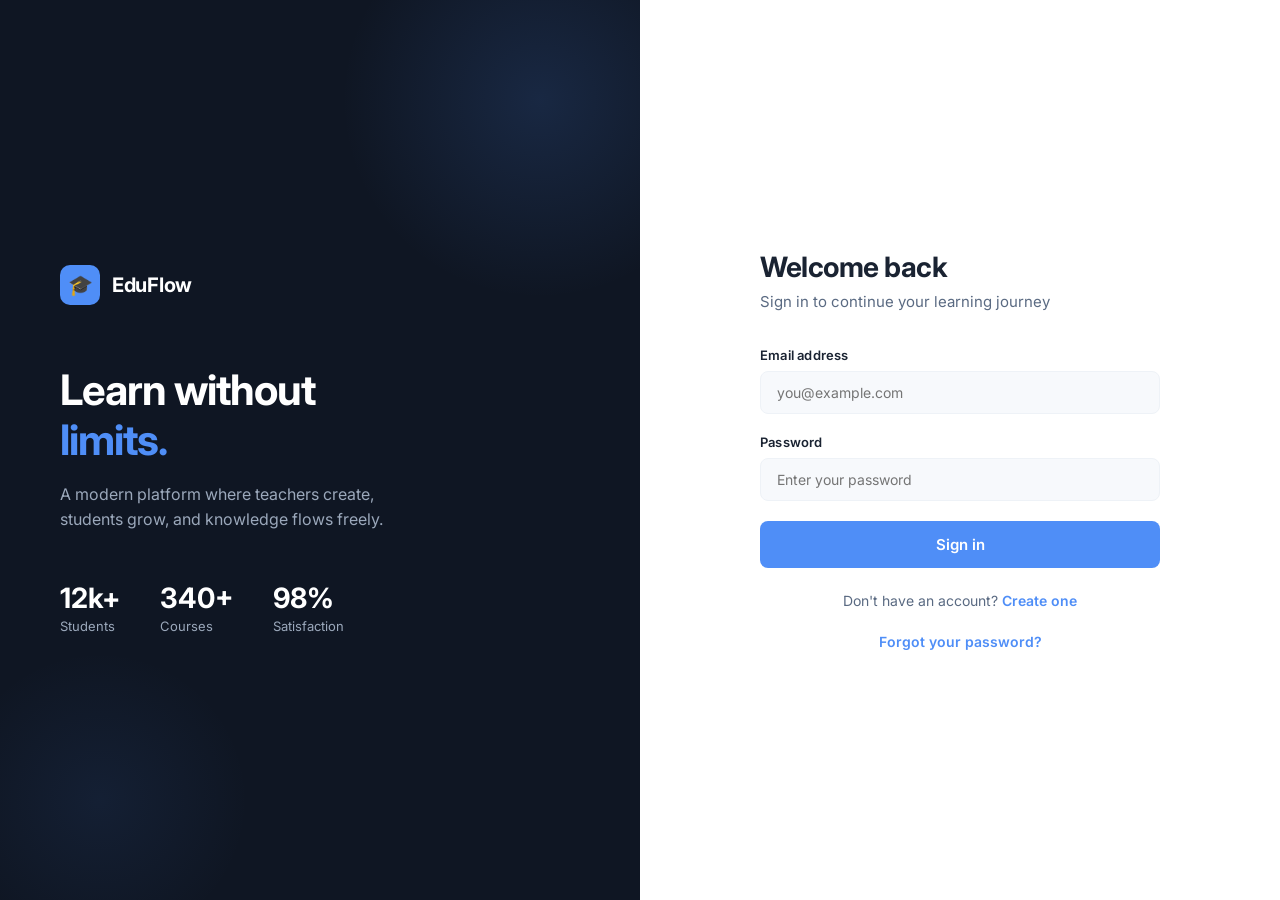
<file: static/index.html>
<!DOCTYPE html>
<html lang="en">
<head>
  <meta charset="UTF-8">
  <meta name="viewport" content="width=device-width, initial-scale=1.0">
  <title>EduFlow — Sign In</title>
  <link rel="stylesheet" href="style.css">
</head>
<body>
  <div class="auth-page">
    <div class="auth-left">
      <div class="auth-logo">
        <div class="auth-logo-icon">🎓</div>
        <span class="auth-logo-text">EduFlow</span>
      </div>
      <div class="auth-headline">
        <h1>Learn without<br><span>limits.</span></h1>
        <p>A modern platform where teachers create, students grow, and knowledge flows freely.</p>
      </div>
      <div class="auth-stats">
        <div class="auth-stat">
          <strong>12k+</strong>
          <span>Students</span>
        </div>
        <div class="auth-stat">
          <strong>340+</strong>
          <span>Courses</span>
        </div>
        <div class="auth-stat">
          <strong>98%</strong>
          <span>Satisfaction</span>
        </div>
      </div>
    </div>
    <div class="auth-right">
      <div class="auth-form-container">
        <h2>Welcome back</h2>
        <p>Sign in to continue your learning journey</p>
        <div class="alert alert-error" id="error-msg"></div>
        <div class="form-group">
          <label>Email address</label>
          <input type="email" id="email" placeholder="you@example.com">
        </div>
        <div class="form-group">
          <label>Password</label>
          <input type="password" id="password" placeholder="Enter your password">
        </div>
        <button class="btn btn-primary" id="login-btn" onclick="login()">
          Sign in
        </button>
        <div class="auth-switch">
          Don't have an account? <a href="register.html">Create one</a>
        </div>
        <div class="auth-switch">
          <a href="forgot-password.html">Forgot your password?</a>
        </div>
      </div>
    </div>
  </div>

  <script>
    if (localStorage.getItem('token')) {
      window.location.href = 'dashboard.html';
    }

    async function login() {
      const btn = document.getElementById('login-btn');
      const error = document.getElementById('error-msg');
      const email = document.getElementById('email').value.trim();
      const password = document.getElementById('password').value;

      if (!email || !password) {
        showError('Please fill in all fields');
        return;
      }

      btn.innerHTML = '<span class="spinner"></span>';
      btn.disabled = true;
      error.classList.remove('show');

      try {
        const res = await fetch('/api/login', {
          method: 'POST',
          headers: { 'Content-Type': 'application/json' },
          body: JSON.stringify({ email, password })
        });

        const data = await res.json();

        if (!res.ok) {
          showError('Invalid email or password');
          return;
        }

        localStorage.setItem('token', data.token);

        const payload = JSON.parse(atob(data.token.split('.')[1]));
        localStorage.setItem('role', payload.role);
        localStorage.setItem('userId', payload.userId);

        window.location.href = 'dashboard.html';
      } catch (err) {
        showError('Something went wrong. Try again.');
      } finally {
        btn.innerHTML = 'Sign in';
        btn.disabled = false;
      }
    }

    function showError(msg) {
      const error = document.getElementById('error-msg');
      error.textContent = msg;
      error.classList.add('show');
    }

    document.addEventListener('keydown', e => {
      if (e.key === 'Enter') login();
    });
  </script>
</body>
</html>
</file>
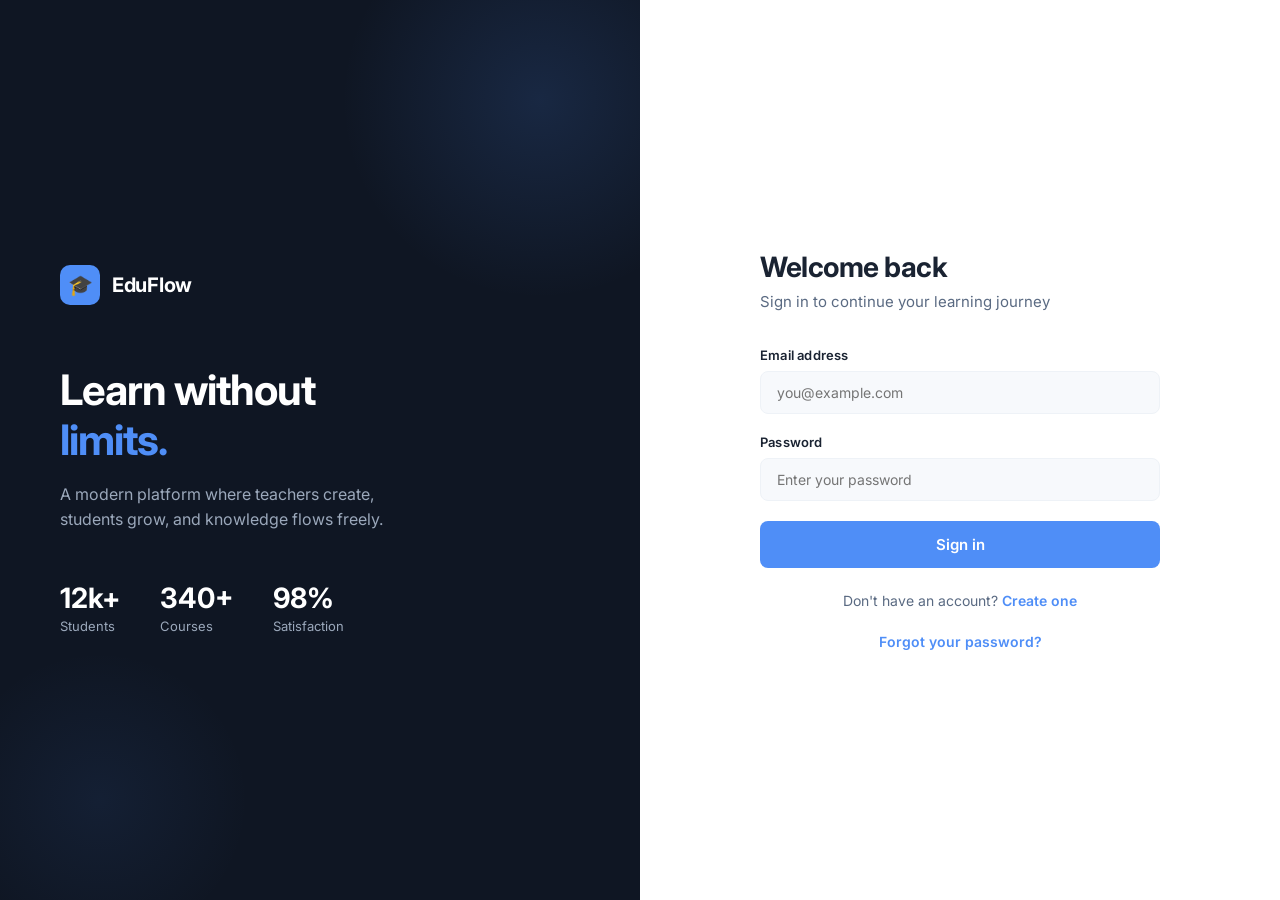
<file: static/admin.html>
<!DOCTYPE html>
<html lang="en">
<head>
  <meta charset="UTF-8">
  <meta name="viewport" content="width=device-width, initial-scale=1.0">
  <title>EduFlow — Admin</title>
  <link rel="stylesheet" href="style.css">
  <style>
    .admin-table {
      width: 100%;
      background: var(--white);
      border-radius: var(--radius);
      box-shadow: var(--shadow);
      overflow: hidden;
      border-collapse: collapse;
    }
    .admin-table th {
      text-align: left;
      padding: 14px 20px;
      font-size: 12px;
      font-weight: 700;
      text-transform: uppercase;
      letter-spacing: 0.5px;
      color: var(--text-secondary);
      background: var(--gray-100);
      border-bottom: 1px solid var(--gray-200);
    }
    .admin-table td {
      padding: 16px 20px;
      font-size: 14px;
      border-bottom: 1px solid var(--gray-200);
      color: var(--text-primary);
    }
    .admin-table tr:last-child td { border-bottom: none; }
    .role-select {
      padding: 6px 10px;
      border-radius: 6px;
      border: 1.5px solid var(--gray-200);
      font-size: 13px;
      font-family: 'Inter', sans-serif;
      cursor: pointer;
      background: var(--white);
    }
    .role-tag {
      display: inline-block;
      padding: 4px 10px;
      border-radius: 20px;
      font-size: 11px;
      font-weight: 600;
      text-transform: capitalize;
    }
    .role-admin { background: rgba(239,68,68,0.1); color: var(--red); }
    .role-teacher { background: var(--blue-glow); color: var(--blue); }
    .role-student { background: rgba(34,197,94,0.1); color: #16A34A; }
  </style>
</head>
<body>
  <div class="app">
    <aside class="sidebar">
      <div class="sidebar-logo">
        <div class="sidebar-logo-icon">🎓</div>
        <span class="sidebar-logo-text">EduFlow</span>
      </div>
      <nav class="sidebar-nav">
        <div class="nav-label">Menu</div>
        <a href="dashboard.html" class="nav-item">
          <span class="nav-icon">🏠</span> Dashboard
        </a>
        <a href="courses.html" class="nav-item">
          <span class="nav-icon">📚</span> Courses
        </a>
        <a href="assignments.html" class="nav-item">
          <span class="nav-icon">📝</span> Assignments
        </a>
        <div class="nav-label" id="admin-nav-label" style="display:none">Admin</div>
        <a href="admin.html" class="nav-item active" id="admin-nav-link" style="display:none">
          <span class="nav-icon">👑</span> Admin Panel
        </a>
      </nav>
      <div class="sidebar-user">
        <div class="user-avatar" id="user-avatar">?</div>
        <div class="user-info">
          <div class="user-name" id="user-name">Loading...</div>
          <div class="user-role" id="user-role">—</div>
        </div>
        <button class="logout-btn" onclick="logout()" title="Sign out">⬅️</button>
      </div>
    </aside>

    <main class="main">
      <div class="page-header">
        <h1>👑 Admin Panel</h1>
        <p>Manage users and view platform statistics</p>
      </div>

      <div class="stats-row" id="stats-row" style="grid-template-columns:repeat(5,1fr)">
        <div class="stat-card">
          <div class="stat-icon blue">👥</div>
          <div class="stat-info">
            <strong id="stat-users">—</strong>
            <span>Total users</span>
          </div>
        </div>
        <div class="stat-card">
          <div class="stat-icon green">🎓</div>
          <div class="stat-info">
            <strong id="stat-students">—</strong>
            <span>Students</span>
          </div>
        </div>
        <div class="stat-card">
          <div class="stat-icon amber">👨‍🏫</div>
          <div class="stat-info">
            <strong id="stat-teachers">—</strong>
            <span>Teachers</span>
          </div>
        </div>
        <div class="stat-card">
          <div class="stat-icon blue">📚</div>
          <div class="stat-info">
            <strong id="stat-courses">—</strong>
            <span>Courses</span>
          </div>
        </div>
        <div class="stat-card">
          <div class="stat-icon green">✅</div>
          <div class="stat-info">
            <strong id="stat-enrollments">—</strong>
            <span>Enrollments</span>
          </div>
        </div>
      </div>

      <div class="section-header">
        <h3>All Users</h3>
      </div>

      <table class="admin-table">
        <thead>
          <tr>
            <th>Name</th>
            <th>Email</th>
            <th>Role</th>
            <th>Joined</th>
            <th>Change Role</th>
          </tr>
        </thead>
        <tbody id="users-table-body">
          <tr><td colspan="5" style="text-align:center;padding:40px">Loading...</td></tr>
        </tbody>
      </table>
    </main>
  </div>

  <script src="app.js"></script>
  <script>
    requireAuth();

    async function loadAdminPage() {
      const meRes = await apiFetch('/me');
      const user = await meRes.json();

      if (user.role !== 'admin') {
        showToast('Admin access only', 'error');
        setTimeout(() => window.location.href = 'dashboard.html', 1500);
        return;
      }

      document.getElementById('user-avatar').textContent = 'A';
      document.getElementById('user-name').textContent = user.name;
      document.getElementById('user-role').textContent = user.role;
      document.getElementById('admin-nav-label').style.display = 'block';
      document.getElementById('admin-nav-link').style.display = 'flex';

      loadStats();
      loadUsers();
    }

    async function loadStats() {
      const res = await apiFetch('/admin/stats');
      const stats = await res.json();

      document.getElementById('stat-users').textContent = stats.total_users;
      document.getElementById('stat-students').textContent = stats.total_students;
      document.getElementById('stat-teachers').textContent = stats.total_teachers;
      document.getElementById('stat-courses').textContent = stats.total_courses;
      document.getElementById('stat-enrollments').textContent = stats.total_enrollments;
    }

    async function loadUsers() {
      const res = await apiFetch('/admin/users');
      const users = await res.json();
      const tbody = document.getElementById('users-table-body');

      if (users.length === 0) {
        tbody.innerHTML = `<tr><td colspan="5" style="text-align:center;padding:40px">No users found</td></tr>`;
        return;
      }

      tbody.innerHTML = users.map(u => `
        <tr>
          <td><strong>${u.name}</strong></td>
          <td>${u.email}</td>
          <td><span class="role-tag role-${u.role}">${u.role}</span></td>
          <td>${new Date(u.created_at).toLocaleDateString()}</td>
          <td>
            <select class="role-select" onchange="changeRole(${u.id}, this.value)">
              <option value="student" ${u.role === 'student' ? 'selected' : ''}>Student</option>
              <option value="teacher" ${u.role === 'teacher' ? 'selected' : ''}>Teacher</option>
              <option value="admin" ${u.role === 'admin' ? 'selected' : ''}>Admin</option>
            </select>
          </td>
        </tr>`).join('');
    }

    async function changeRole(userId, newRole) {
      const res = await apiFetch(`/admin/users/${userId}/role`, {
        method: 'PATCH',
        body: JSON.stringify({ role: newRole })
      });

      if (res.ok) {
        showToast(`Role updated to ${newRole}`);
        loadUsers();
        loadStats();
      } else {
        showToast('Failed to update role', 'error');
        loadUsers();
      }
    }

    loadAdminPage();
  </script>
</body>
</html>
</file>
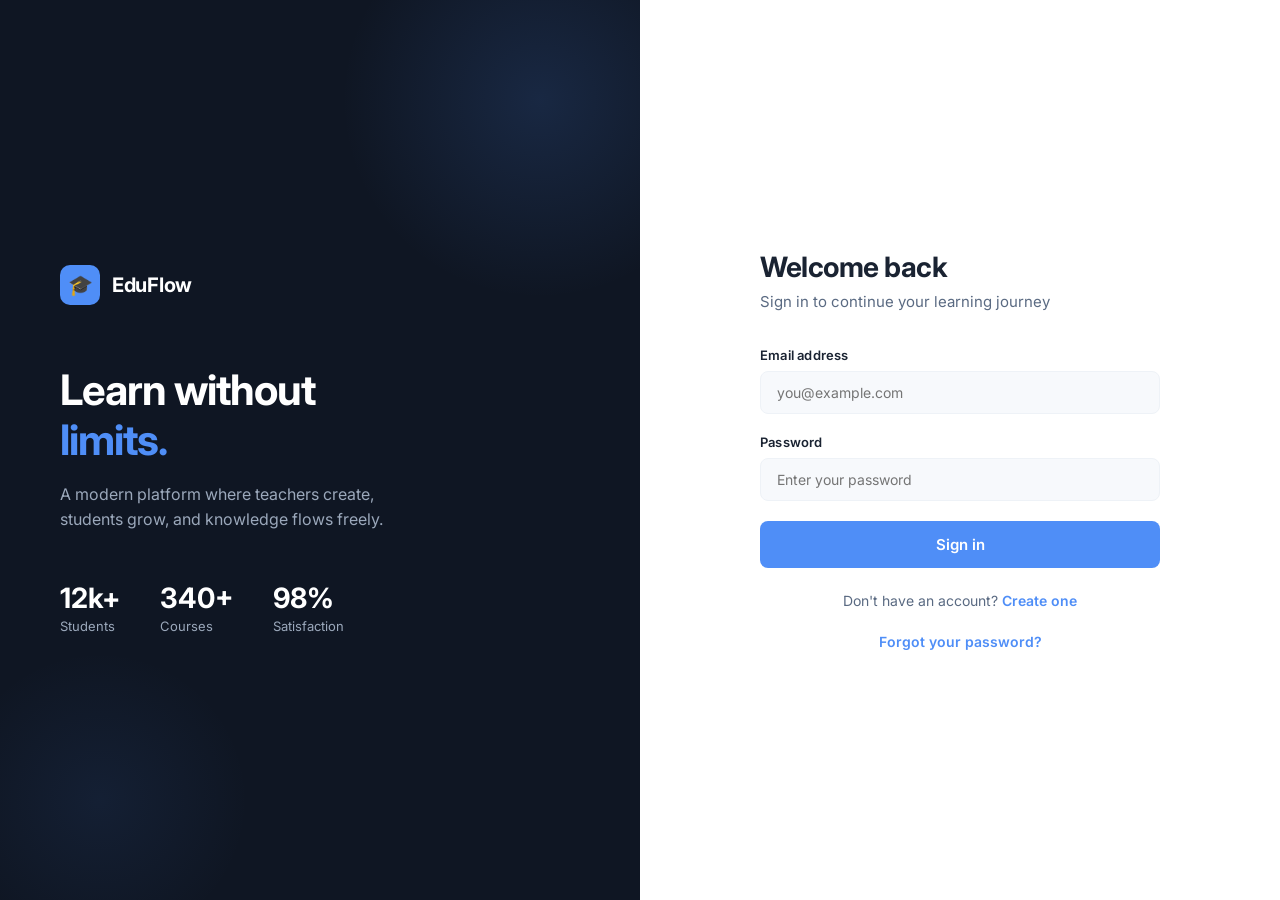
<file: static/courses.html>
<!DOCTYPE html>
<html lang="en">
<head>
  <meta charset="UTF-8">
  <meta name="viewport" content="width=device-width, initial-scale=1.0">
  <title>EduFlow — Courses</title>
  <link rel="stylesheet" href="style.css">
</head>
<body>
  <div class="app">
    <aside class="sidebar">
      <div class="sidebar-logo">
        <div class="sidebar-logo-icon">🎓</div>
        <span class="sidebar-logo-text">EduFlow</span>
      </div>
      <nav class="sidebar-nav">
        <div class="nav-label">Menu</div>
        <a href="dashboard.html" class="nav-item">
          <span class="nav-icon">🏠</span> Dashboard
        </a>
        <a href="courses.html" class="nav-item active">
          <span class="nav-icon">📚</span> Courses
        </a>
        <a href="assignments.html" class="nav-item">
          <span class="nav-icon">📝</span> Assignments
        </a>
        <a href="profile.html" class="nav-item">
          <span class="nav-icon">👤</span> Profile
        </a>
        <div class="nav-label" id="admin-nav-label" style="display:none">Admin</div>
        <a href="admin.html" class="nav-item" id="admin-nav-link" style="display:none">
          <span class="nav-icon">👑</span> Admin Panel
        </a>
      </nav>
      <div class="sidebar-user">
        <div class="user-avatar" id="user-avatar">?</div>
        <div class="user-info">
          <div class="user-name" id="user-name">Loading...</div>
          <div class="user-role" id="user-role">—</div>
        </div>
        <button class="logout-btn" onclick="logout()" title="Sign out">⬅️</button>
      </div>
    </aside>

    <main class="main">
      <div class="page-header">
        <div style="display:flex;justify-content:space-between;align-items:center">
          <div>
            <h1>Courses</h1>
            <p id="courses-subtitle">Browse and manage your courses</p>
          </div>
          <button class="btn btn-primary" id="create-btn" style="display:none;width:auto" onclick="openModal()">
            + New Course
          </button>
        </div>
      </div>

      <div class="cards-grid" id="courses-grid">
        <div class="empty-state" style="grid-column:1/-1">
          <div class="empty-icon">⏳</div>
          <h4>Loading...</h4>
        </div>
      </div>
    </main>
  </div>

  <!-- Create Course Modal -->
  <div class="modal-overlay" id="modal">
    <div class="modal">
      <h3>Create New Course</h3>
      <div class="form-group">
        <label>Course Title</label>
        <input type="text" id="course-title" placeholder="e.g. Introduction to Mathematics">
      </div>
      <div class="form-group">
        <label>Description</label>
        <textarea id="course-desc" placeholder="What will students learn?"></textarea>
      </div>
      <div class="modal-actions">
        <button class="btn btn-secondary" onclick="closeModal()">Cancel</button>
        <button class="btn btn-primary" onclick="createCourse()">Create Course</button>
      </div>
    </div>
  </div>

  <script src="app.js"></script>
  <script>
    requireAuth();
    const role = getRole();
    let selectedCourseId = null;

    async function loadPage() {
      const meRes = await apiFetch('/me');
      const user = await meRes.json();
      document.getElementById('user-avatar').textContent = user.role === 'teacher' ? 'T' : 'S';
      document.getElementById('user-role').textContent = user.role;

      if (user.role == 'admin') {
        document.getElementById('admin-nav-label').style.display = 'block';
        document.getElementById('admin-nav-link').style.display = 'flex';
      }

      if (role === 'teacher') {
        document.getElementById('create-btn').style.display = 'inline-flex';
        document.getElementById('courses-subtitle').textContent = 'Manage your courses and content';
      }

      loadCourses();
    }

    async function loadCourses() {
      const res = await apiFetch('/courses');
      const courses = await res.json();
      const grid = document.getElementById('courses-grid');

      if (courses.length === 0) {
        grid.innerHTML = `
          <div class="empty-state" style="grid-column:1/-1">
            <div class="empty-icon">📚</div>
            <h4>No courses yet</h4>
            <p>${role === 'teacher' ? 'Create your first course using the button above' : 'No courses available to enroll in yet'}</p>
          </div>`;
        return;
      }

      grid.innerHTML = courses.map(c => `
        <div class="card" onclick="openCourse(${c.id}, '${c.title}')">
          <div class="card-badge badge-blue">📚 Course</div>
          <h4>${c.title}</h4>
          <p>${c.description || 'No description provided.'}</p>
          <div class="card-footer">
            <span>${timeAgo(c.created_at)}</span>
            <span style="color:var(--blue);font-weight:600">${role === 'teacher' ? 'Manage →' : 'View →'}</span>
          </div>
        </div>`).join('');
    }

    function openCourse(id, title) {
      localStorage.setItem('currentCourseId', id);
      localStorage.setItem('currentCourseTitle', title);
      window.location.href = 'lessons.html';
    }

    async function createCourse() {
      const title = document.getElementById('course-title').value.trim();
      const description = document.getElementById('course-desc').value.trim();

      if (!title) { showToast('Title is required', 'error'); return; }

      const res = await apiFetch('/courses/create', {
        method: 'POST',
        body: JSON.stringify({ title, description })
      });

      if (res.ok) {
        showToast('Course created successfully!');
        closeModal();
        document.getElementById('course-title').value = '';
        document.getElementById('course-desc').value = '';
        loadCourses();
      } else {
        showToast('Failed to create course', 'error');
      }
    }

    async function enrollCourse(id) {
      const res = await apiFetch(`/courses/${id}/enroll`, { method: 'POST' });
      if (res.ok) {
        showToast('Enrolled successfully! 🎉');
        loadCourses();
      } else {
        showToast('Already enrolled or error occurred', 'error');
      }
    }

    function openModal() {
      document.getElementById('modal').classList.add('show');
    }

    function closeModal() {
      document.getElementById('modal').classList.remove('show');
    }

    loadPage();
  </script>
</body>
</html>
</file>
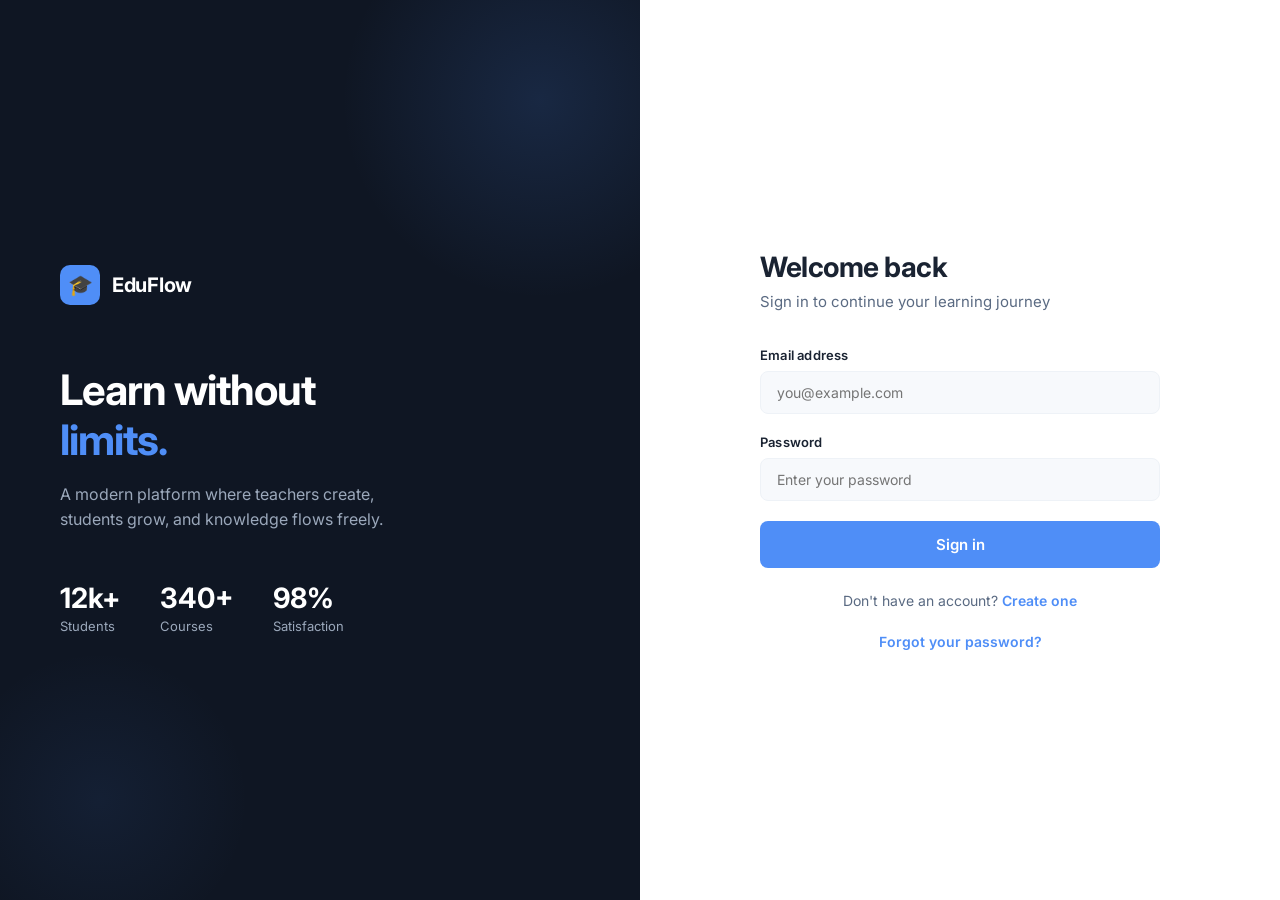
<file: static/dashboard.html>
<!DOCTYPE html>
<html lang="en">
<head>
  <meta charset="UTF-8">
  <meta name="viewport" content="width=device-width, initial-scale=1.0">
  <title>EduFlow — Dashboard</title>
  <link rel="stylesheet" href="style.css">
</head>
<body>
  <div class="app">
    <aside class="sidebar">
      <div class="sidebar-logo">
        <div class="sidebar-logo-icon">🎓</div>
        <span class="sidebar-logo-text">EduFlow</span>
      </div>
      <nav class="sidebar-nav">
        <div class="nav-label">Menu</div>
        <a href="dashboard.html" class="nav-item active">
          <span class="nav-icon">🏠</span> Dashboard
        </a>
        <a href="courses.html" class="nav-item">
          <span class="nav-icon">📚</span> Courses
        </a>
        <a href="assignments.html" class="nav-item">
          <span class="nav-icon">📝</span> Assignments
        </a>
        <a href="profile.html" class="nav-item">
          <span class="nav-icon">👤</span> Profile
        </a>
        <div class="nav-label" id="admin-nav-label" style="display:none">Admin</div>
        <a href="admin.html" class="nav-item" id="admin-nav-link" style="display:none">
          <span class="nav-icon">👑</span> Admin Panel
        </a>
      </nav>
      <div class="sidebar-user">
        <div class="user-avatar" id="user-avatar">?</div>
        <div class="user-info">
          <div class="user-name" id="user-name">Loading...</div>
          <div class="user-role" id="user-role">—</div>
        </div>
        <button class="logout-btn" onclick="logout()" title="Sign out">⬅️</button>
      </div>
    </aside>

    <main class="main">
      <div class="welcome-card">
        <h2 id="welcome-text">Good morning! 👋</h2>
        <p>Here's what's happening on your platform today.</p>
      </div>

      <div class="stats-row">
        <div class="stat-card">
          <div class="stat-icon blue">📚</div>
          <div class="stat-info">
            <strong id="courses-count">—</strong>
            <span id="courses-label">Courses</span>
          </div>
        </div>
        <div class="stat-card">
          <div class="stat-icon green">✅</div>
          <div class="stat-info">
            <strong id="lessons-count">—</strong>
            <span>Lessons available</span>
          </div>
        </div>
        <div class="stat-card">
          <div class="stat-icon amber">📝</div>
          <div class="stat-info">
            <strong id="assignments-count">—</strong>
            <span>Assignments</span>
          </div>
        </div>
      </div>

      <div class="section-header">
        <h3>Recent Courses</h3>
        <a href="courses.html" class="btn btn-secondary" style="padding:8px 16px;font-size:13px">View all</a>
      </div>
      <div class="cards-grid" id="recent-courses">
        <div class="empty-state">
          <div class="empty-icon">📚</div>
          <h4>Loading courses...</h4>
        </div>
      </div>
    </main>
  </div>

  <script src="app.js"></script>
  <script>
    requireAuth();

    async function loadDashboard() {
      const res = await apiFetch('/me');
      const user = await res.json();

      const initial = (user.role === 'teacher' ? 'T' : 'S');
      document.getElementById('user-avatar').textContent = initial;
      document.getElementById('user-role').textContent = user.role;

      if (user.role == 'admin') {
        document.getElementById('admin-nav-label').style.display = 'block';
        document.getElementById('admin-nav-link').style.display = 'flex';
      }

      const hour = new Date().getHours();
      const greeting = hour < 12 ? 'Good morning' : hour < 17 ? 'Good afternoon' : 'Good evening';
      document.getElementById('welcome-text').textContent = `${greeting}, ${user.name}! 👋`;

      const coursesRes = await apiFetch('/courses');
      const courses = await coursesRes.json();

      document.getElementById('courses-count').textContent = courses.length;
      document.getElementById('courses-label').textContent = user.role === 'teacher' ? 'Your courses' : 'Enrolled courses';

      let totalLessons = 0;
      let totalAssignments = 0;

      for (const course of courses.slice(0, 3)) {
        try {
          const lRes = await apiFetch(`/courses/${course.id}/lessons`);
          const lessons = await lRes.json();
          totalLessons += lessons.length;

          const aRes = await apiFetch(`/courses/${course.id}/assignments`);
          const assignments = await aRes.json();
          totalAssignments += assignments.length;
        } catch (e) {}
      }

      document.getElementById('lessons-count').textContent = totalLessons;
      document.getElementById('assignments-count').textContent = totalAssignments;
      document.getElementById('user-name').textContent = user.name;

      const grid = document.getElementById('recent-courses');
      if (courses.length === 0) {
        grid.innerHTML = `
          <div class="empty-state" style="grid-column:1/-1">
            <div class="empty-icon">📚</div>
            <h4>No courses yet</h4>
            <p>${user.role === 'teacher' ? 'Create your first course to get started' : 'Enroll in a course to get started'}</p>
          </div>`;
        return;
      }

      grid.innerHTML = courses.slice(0, 3).map(c => `
        <div class="card" onclick="window.location.href='courses.html'">
          <div class="card-badge badge-blue">📚 Course</div>
          <h4>${c.title}</h4>
          <p>${c.description || 'No description provided.'}</p>
          <div class="card-footer">
            <span>Created ${timeAgo(c.created_at)}</span>
            <span style="color:var(--blue);font-weight:600">View →</span>
          </div>
        </div>`).join('');
    }

    loadDashboard();
  </script>
</body>
</html>
</file>
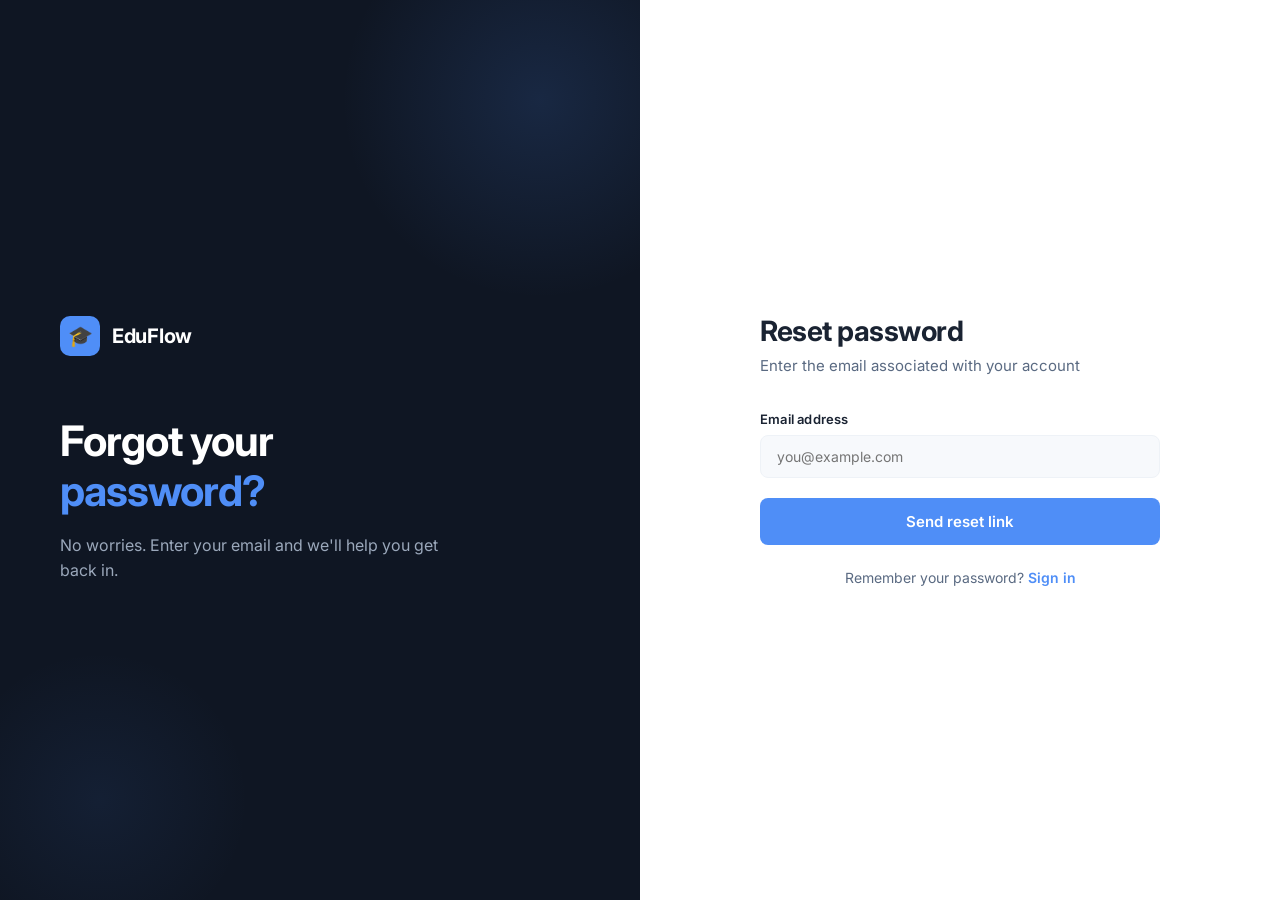
<file: static/forgot-password.html>
<!DOCTYPE html>
<html lang="en">
<head>
  <meta charset="UTF-8">
  <meta name="viewport" content="width=device-width, initial-scale=1.0">
  <title>EduFlow — Reset Password</title>
  <link rel="stylesheet" href="style.css">
</head>
<body>
  <div class="auth-page">
    <div class="auth-left">
      <div class="auth-logo">
        <div class="auth-logo-icon">🎓</div>
        <span class="auth-logo-text">EduFlow</span>
      </div>
      <div class="auth-headline">
        <h1>Forgot your<br><span>password?</span></h1>
        <p>No worries. Enter your email and we'll help you get back in.</p>
      </div>
    </div>
    <div class="auth-right">
      <div class="auth-form-container">
        <h2>Reset password</h2>
        <p>Enter the email associated with your account</p>
        <div class="alert alert-error" id="error-msg"></div>
        <div class="alert alert-success" id="success-msg"></div>

        <div id="request-form">
          <div class="form-group">
            <label>Email address</label>
            <input type="email" id="email" placeholder="you@example.com">
          </div>
          <button class="btn btn-primary" id="submit-btn" onclick="requestReset()">
            Send reset link
          </button>
        </div>

        <div id="link-display" style="display:none">
          <div class="form-group">
            <label>Your reset link (dev mode)</label>
            <input type="text" id="reset-link-output" readonly style="font-size:12px">
          </div>
          <a class="btn btn-primary" id="go-to-reset" style="text-decoration:none;display:flex">
            Continue to reset →
          </a>
        </div>

        <div class="auth-switch">
          Remember your password? <a href="index.html">Sign in</a>
        </div>
      </div>
    </div>
  </div>

  <script>
    async function requestReset() {
      const btn = document.getElementById('submit-btn');
      const email = document.getElementById('email').value.trim();

      if (!email) {
        showMsg('error', 'Please enter your email');
        return;
      }

      btn.innerHTML = '<span class="spinner"></span>';
      btn.disabled = true;

      try {
        const res = await fetch('/api/forgot-password', {
          method: 'POST',
          headers: { 'Content-Type': 'application/json' },
          body: JSON.stringify({ email })
        });

        const data = await res.json();

        showMsg('success', data.message);

        if (data.reset_link) {
          document.getElementById('reset-link-output').value = data.reset_link;
          document.getElementById('go-to-reset').href = data.reset_link;
          document.getElementById('request-form').style.display = 'none';
          document.getElementById('link-display').style.display = 'block';
        }
      } catch (err) {
        showMsg('error', 'Something went wrong. Try again.');
      } finally {
        btn.innerHTML = 'Send reset link';
        btn.disabled = false;
      }
    }

    function showMsg(type, msg) {
      document.getElementById('error-msg').classList.remove('show');
      document.getElementById('success-msg').classList.remove('show');
      const el = document.getElementById(type === 'error' ? 'error-msg' : 'success-msg');
      el.textContent = msg;
      el.classList.add('show');
    }
  </script>
</body>
</html>
</file>
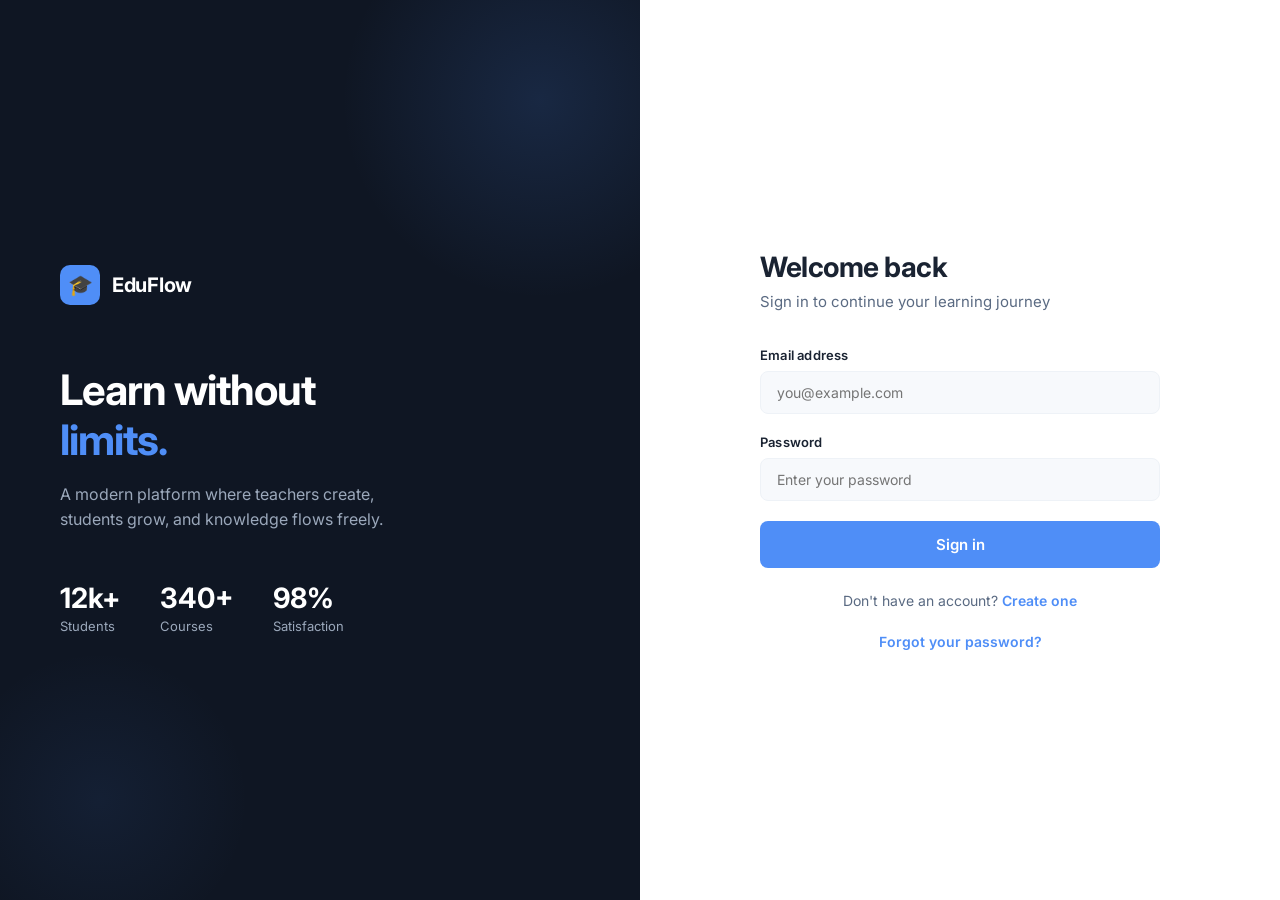
<file: static/profile.html>
<!DOCTYPE html>
<html lang="en">
<head>
  <meta charset="UTF-8">
  <meta name="viewport" content="width=device-width, initial-scale=1.0">
  <title>EduFlow — Profile</title>
  <link rel="stylesheet" href="style.css">
  <style>
    .profile-header {
      background: linear-gradient(135deg, var(--navy) 0%, #1E3A5F 50%, #1A2D4A 100%);
      border-radius: var(--radius);
      padding: 40px;
      margin-bottom: 24px;
      display: flex;
      align-items: center;
      gap: 24px;
      position: relative;
      overflow: hidden;
    }
    .profile-header::before {
      content: '';
      position: absolute;
      width: 300px;
      height: 300px;
      background: radial-gradient(circle, rgba(79,142,247,0.2) 0%, transparent 70%);
      top: -80px;
      right: -80px;
    }
    .profile-avatar-big {
      width: 80px;
      height: 80px;
      border-radius: 50%;
      background: var(--blue);
      display: flex;
      align-items: center;
      justify-content: center;
      font-size: 32px;
      font-weight: 700;
      color: var(--white);
      flex-shrink: 0;
      position: relative;
      z-index: 1;
    }
    .profile-header-info { position: relative; z-index: 1; }
    .profile-header-info h2 {
      font-size: 24px;
      font-weight: 700;
      color: var(--white);
      margin-bottom: 4px;
    }
    .profile-header-info p {
      color: var(--gray-400);
      font-size: 14px;
    }
    .profile-grid {
      display: grid;
      grid-template-columns: repeat(auto-fit, minmax(220px, 1fr));
      gap: 16px;
      margin-bottom: 24px;
    }
    .profile-stat {
      background: var(--white);
      border-radius: var(--radius);
      padding: 20px 24px;
      box-shadow: var(--shadow);
    }
    .profile-stat label {
      font-size: 11px;
      font-weight: 700;
      text-transform: uppercase;
      letter-spacing: 0.5px;
      color: var(--text-secondary);
      display: block;
      margin-bottom: 8px;
    }
    .profile-stat .value {
      font-size: 20px;
      font-weight: 700;
      color: var(--text-primary);
    }
    .gpa-value { color: var(--blue); }
  </style>
</head>
<body>
  <div class="app">
    <aside class="sidebar">
      <div class="sidebar-logo">
        <div class="sidebar-logo-icon">🎓</div>
        <span class="sidebar-logo-text">EduFlow</span>
      </div>
      <nav class="sidebar-nav">
        <div class="nav-label">Menu</div>
        <a href="dashboard.html" class="nav-item">
          <span class="nav-icon">🏠</span> Dashboard
        </a>
        <a href="courses.html" class="nav-item">
          <span class="nav-icon">📚</span> Courses
        </a>
        <a href="assignments.html" class="nav-item">
          <span class="nav-icon">📝</span> Assignments
        </a>
        <a href="profile.html" class="nav-item active">
          <span class="nav-icon">👤</span> Profile
        </a>
        <div class="nav-label" id="admin-nav-label" style="display:none">Admin</div>
        <a href="admin.html" class="nav-item" id="admin-nav-link" style="display:none">
          <span class="nav-icon">👑</span> Admin Panel
        </a>
      </nav>
      <div class="sidebar-user">
        <div class="user-avatar" id="user-avatar">?</div>
        <div class="user-info">
          <div class="user-name" id="user-name">Loading...</div>
          <div class="user-role" id="user-role">—</div>
        </div>
        <button class="logout-btn" onclick="logout()" title="Sign out">⬅️</button>
      </div>
    </aside>

    <main class="main">
      <div class="page-header">
        <h1>My Profile</h1>
        <p>Your account details and academic info</p>
      </div>

      <div class="profile-header">
        <div class="profile-avatar-big" id="big-avatar">?</div>
        <div class="profile-header-info">
          <h2 id="profile-name">Loading...</h2>
          <p id="profile-email">—</p>
        </div>
      </div>

      <div class="profile-grid" id="profile-grid">
        <div class="profile-stat">
          <label>Role</label>
          <div class="value" id="profile-role">—</div>
        </div>
      </div>
    </main>
  </div>

  <script src="app.js"></script>
  <script>
    requireAuth();

    async function loadProfile() {
      const res = await apiFetch('/me');
      const user = await res.json();

      document.getElementById('user-avatar').textContent = user.role === 'teacher' ? 'T' : (user.role === 'admin' ? 'A' : 'S');
      document.getElementById('user-name').textContent = user.name;
      document.getElementById('user-role').textContent = user.role;

      if (user.role === 'admin') {
        document.getElementById('admin-nav-label').style.display = 'block';
        document.getElementById('admin-nav-link').style.display = 'flex';
      }

      document.getElementById('big-avatar').textContent = user.name.charAt(0).toUpperCase();
      document.getElementById('profile-name').textContent = user.name;
      document.getElementById('profile-email').textContent = user.email;
      document.getElementById('profile-role').textContent = user.role;

      const grid = document.getElementById('profile-grid');

      if (user.role === 'student') {
        let html = `
          <div class="profile-stat">
            <label>Role</label>
            <div class="value">${user.role}</div>
          </div>
          <div class="profile-stat">
            <label>Department</label>
            <div class="value">${user.department_name || 'Not assigned'}</div>
          </div>
          <div class="profile-stat">
            <label>Class</label>
            <div class="value">${user.class_name || 'Not assigned'}</div>
          </div>
        `;
        grid.innerHTML = html;

        const gpaRes = await apiFetch(`/students/${user.id}/gpa`);
        const gpaData = await gpaRes.json();

        const gpaCard = document.createElement('div');
        gpaCard.className = 'profile-stat';
        gpaCard.innerHTML = `
          <label>GPA</label>
          <div class="value gpa-value">${gpaData.gpa !== null ? gpaData.gpa.toFixed(2) : 'N/A'}</div>
          <div style="font-size:12px;color:var(--text-secondary);margin-top:4px">
            Based on ${gpaData.graded_count} graded assignment${gpaData.graded_count === 1 ? '' : 's'}
          </div>
        `;
        grid.appendChild(gpaCard);
      }

      if (user.role === 'teacher') {
        const coursesRes = await apiFetch('/courses');
        const courses = await coursesRes.json();

        grid.innerHTML = `
          <div class="profile-stat">
            <label>Role</label>
            <div class="value">${user.role}</div>
          </div>
          <div class="profile-stat">
            <label>Courses Teaching</label>
            <div class="value">${courses.length}</div>
          </div>
        `;
      }

      if (user.role === 'admin') {
        grid.innerHTML = `
          <div class="profile-stat">
            <label>Role</label>
            <div class="value">${user.role}</div>
          </div>
          <div class="profile-stat">
            <label>Access Level</label>
            <div class="value">Full platform access</div>
          </div>
        `;
      }
    }

    loadProfile();
  </script>
</body>
</html>
</file>
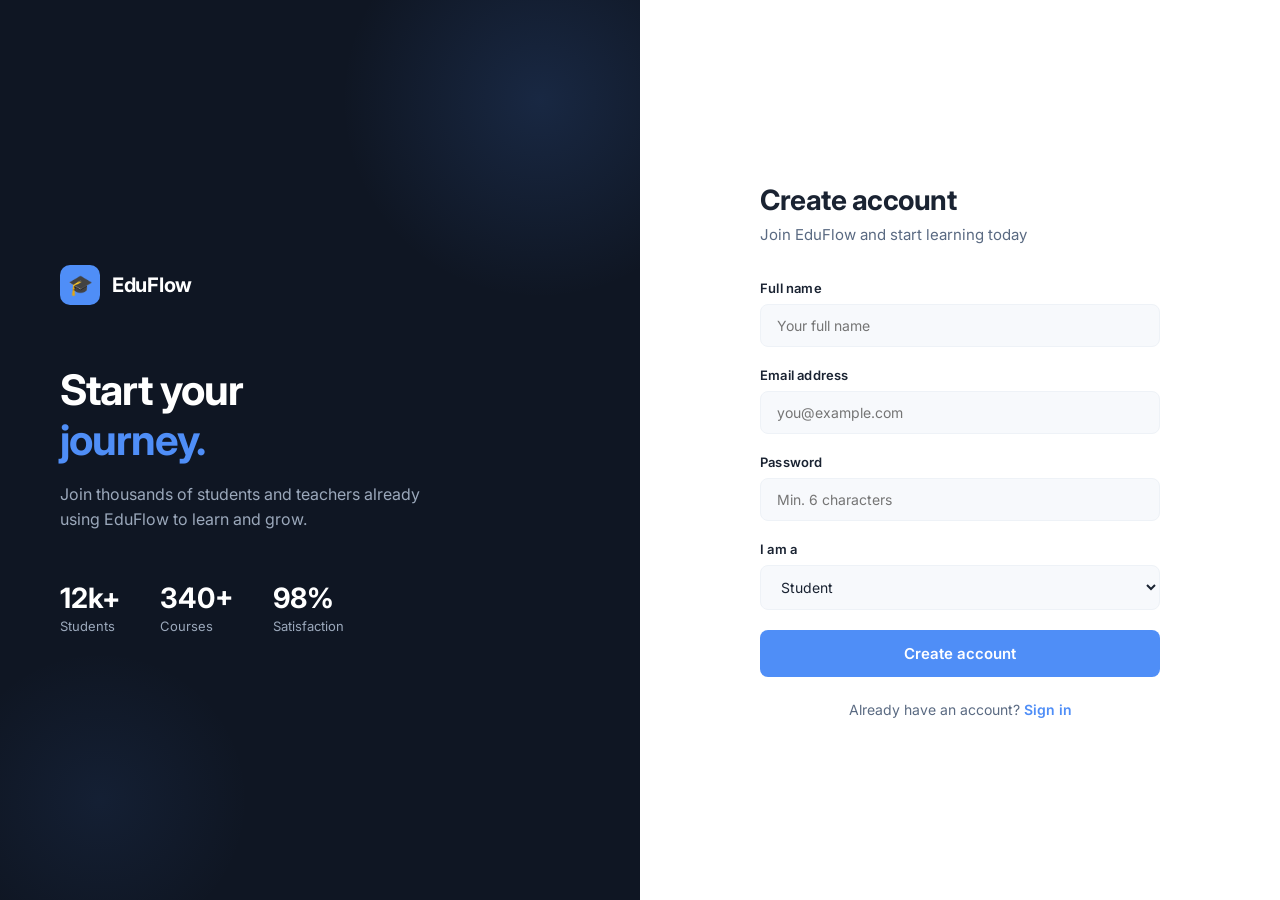
<file: static/register.html>
<!DOCTYPE html>
<html lang="en">
<head>
  <meta charset="UTF-8">
  <meta name="viewport" content="width=device-width, initial-scale=1.0">
  <title>EduFlow — Create Account</title>
  <link rel="stylesheet" href="style.css">
</head>
<body>
  <div class="auth-page">
    <div class="auth-left">
      <div class="auth-logo">
        <div class="auth-logo-icon">🎓</div>
        <span class="auth-logo-text">EduFlow</span>
      </div>
      <div class="auth-headline">
        <h1>Start your<br><span>journey.</span></h1>
        <p>Join thousands of students and teachers already using EduFlow to learn and grow.</p>
      </div>
      <div class="auth-stats">
        <div class="auth-stat">
          <strong>12k+</strong>
          <span>Students</span>
        </div>
        <div class="auth-stat">
          <strong>340+</strong>
          <span>Courses</span>
        </div>
        <div class="auth-stat">
          <strong>98%</strong>
          <span>Satisfaction</span>
        </div>
      </div>
    </div>
    <div class="auth-right">
      <div class="auth-form-container">
        <h2>Create account</h2>
        <p>Join EduFlow and start learning today</p>
        <div class="alert alert-error" id="error-msg"></div>
        <div class="alert alert-success" id="success-msg"></div>
        <div class="form-group">
          <label>Full name</label>
          <input type="text" id="name" placeholder="Your full name">
        </div>
        <div class="form-group">
          <label>Email address</label>
          <input type="email" id="email" placeholder="you@example.com">
        </div>
        <div class="form-group">
          <label>Password</label>
          <input type="password" id="password" placeholder="Min. 6 characters">
        </div>
        <div class="form-group">
          <label>I am a</label>
          <select id="role">
            <option value="student">Student</option>
            <option value="teacher">Teacher</option>
          </select>
        </div>
        <button class="btn btn-primary" id="register-btn" onclick="register()">
          Create account
        </button>
        <div class="auth-switch">
          Already have an account? <a href="index.html">Sign in</a>
        </div>
      </div>
    </div>
  </div>

  <script>
    async function register() {
      const btn = document.getElementById('register-btn');
      const name = document.getElementById('name').value.trim();
      const email = document.getElementById('email').value.trim();
      const password = document.getElementById('password').value;
      const role = document.getElementById('role').value;

      if (!name || !email || !password) {
        showMsg('error', 'Please fill in all fields');
        return;
      }

      if (password.length < 6) {
        showMsg('error', 'Password must be at least 6 characters');
        return;
      }

      btn.innerHTML = '<span class="spinner"></span>';
      btn.disabled = true;

      try {
        const res = await fetch('/api/register', {
          method: 'POST',
          headers: { 'Content-Type': 'application/json' },
          body: JSON.stringify({ name, email, password, role })
        });

        if (!res.ok) {
          showMsg('error', 'Email already exists. Try signing in.');
          return;
        }

        showMsg('success', 'Account created! Redirecting to login...');
        setTimeout(() => window.location.href = 'index.html', 1500);
      } catch (err) {
        showMsg('error', 'Something went wrong. Try again.');
      } finally {
        btn.innerHTML = 'Create account';
        btn.disabled = false;
      }
    }

    function showMsg(type, msg) {
      document.getElementById('error-msg').classList.remove('show');
      document.getElementById('success-msg').classList.remove('show');
      const el = document.getElementById(type === 'error' ? 'error-msg' : 'success-msg');
      el.textContent = msg;
      el.classList.add('show');
    }
  </script>
</body>
</html>
</file>
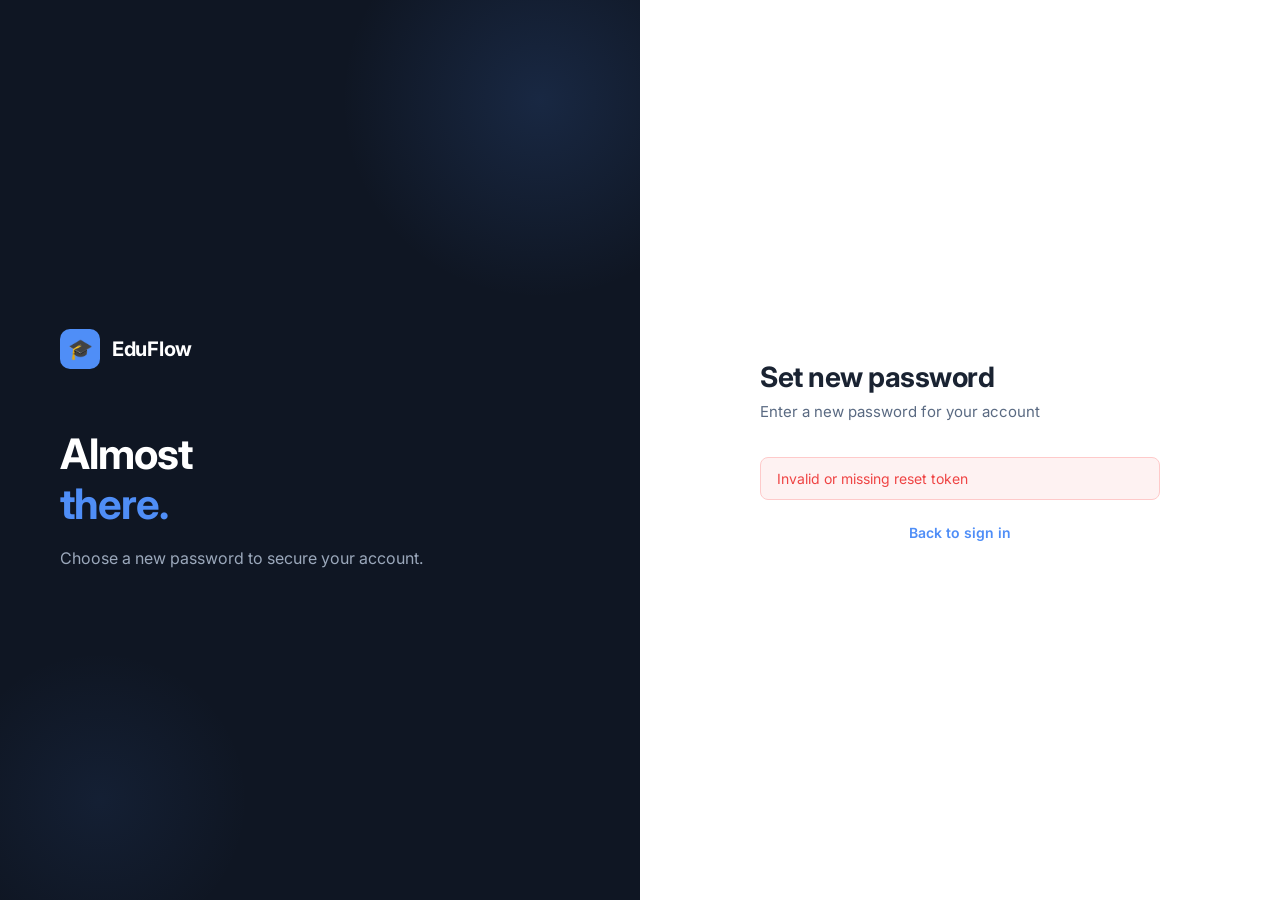
<file: static/reset-password.html>
<!DOCTYPE html>
<html lang="en">
<head>
  <meta charset="UTF-8">
  <meta name="viewport" content="width=device-width, initial-scale=1.0">
  <title>EduFlow — Set New Password</title>
  <link rel="stylesheet" href="style.css">
</head>
<body>
  <div class="auth-page">
    <div class="auth-left">
      <div class="auth-logo">
        <div class="auth-logo-icon">🎓</div>
        <span class="auth-logo-text">EduFlow</span>
      </div>
      <div class="auth-headline">
        <h1>Almost<br><span>there.</span></h1>
        <p>Choose a new password to secure your account.</p>
      </div>
    </div>
    <div class="auth-right">
      <div class="auth-form-container">
        <h2>Set new password</h2>
        <p>Enter a new password for your account</p>
        <div class="alert alert-error" id="error-msg"></div>
        <div class="alert alert-success" id="success-msg"></div>

        <div id="reset-form">
          <div class="form-group">
            <label>New password</label>
            <input type="password" id="new-password" placeholder="Min. 6 characters">
          </div>
          <div class="form-group">
            <label>Confirm password</label>
            <input type="password" id="confirm-password" placeholder="Re-enter your password">
          </div>
          <button class="btn btn-primary" id="submit-btn" onclick="resetPassword()">
            Reset password
          </button>
        </div>

        <div class="auth-switch">
          <a href="index.html">Back to sign in</a>
        </div>
      </div>
    </div>
  </div>

  <script>
    const params = new URLSearchParams(window.location.search);
    const token = params.get('token');

    if (!token) {
      showMsg('error', 'Invalid or missing reset token');
      document.getElementById('reset-form').style.display = 'none';
    }

    async function resetPassword() {
      const btn = document.getElementById('submit-btn');
      const newPassword = document.getElementById('new-password').value;
      const confirmPassword = document.getElementById('confirm-password').value;

      if (!newPassword || !confirmPassword) {
        showMsg('error', 'Please fill in both fields');
        return;
      }

      if (newPassword.length < 6) {
        showMsg('error', 'Password must be at least 6 characters');
        return;
      }

      if (newPassword !== confirmPassword) {
        showMsg('error', 'Passwords do not match');
        return;
      }

      btn.innerHTML = '<span class="spinner"></span>';
      btn.disabled = true;

      try {
        const res = await fetch('/api/reset-password', {
          method: 'POST',
          headers: { 'Content-Type': 'application/json' },
          body: JSON.stringify({ token, new_password: newPassword })
        });

        const data = await res.json();

        if (!res.ok) {
          showMsg('error', data.error || 'Reset failed. Link may be expired.');
          return;
        }

        showMsg('success', 'Password reset! Redirecting to login...');
        document.getElementById('reset-form').style.display = 'none';
        setTimeout(() => window.location.href = 'index.html', 2000);
      } catch (err) {
        showMsg('error', 'Something went wrong. Try again.');
      } finally {
        btn.innerHTML = 'Reset password';
        btn.disabled = false;
      }
    }

    function showMsg(type, msg) {
      document.getElementById('error-msg').classList.remove('show');
      document.getElementById('success-msg').classList.remove('show');
      const el = document.getElementById(type === 'error' ? 'error-msg' : 'success-msg');
      el.textContent = msg;
      el.classList.add('show');
    }
  </script>
</body>
</html>
</file>
<file: static/style.css>
@import url('https://fonts.googleapis.com/css2?family=Inter:wght@300;400;500;600;700&display=swap');

* {
  margin: 0;
  padding: 0;
  box-sizing: border-box;
}

:root {
  --navy: #0F1623;
  --navy-light: #1A2332;
  --navy-border: #243044;
  --blue: #4F8EF7;
  --blue-dark: #3A7AE4;
  --blue-glow: rgba(79, 142, 247, 0.15);
  --white: #FFFFFF;
  --gray-100: #F7F9FC;
  --gray-200: #EEF2F7;
  --gray-400: #9BA8BB;
  --gray-600: #5A6A82;
  --gray-800: #2D3748;
  --green: #22C55E;
  --red: #EF4444;
  --amber: #F59E0B;
  --text-primary: #1A2332;
  --text-secondary: #5A6A82;
  --radius: 12px;
  --radius-sm: 8px;
  --shadow: 0 4px 24px rgba(15, 22, 35, 0.08);
  --shadow-lg: 0 8px 40px rgba(15, 22, 35, 0.14);
}

body {
  font-family: 'Inter', sans-serif;
  background: var(--gray-100);
  color: var(--text-primary);
  min-height: 100vh;
}

/* ── AUTH PAGES ── */
.auth-page {
  min-height: 100vh;
  display: grid;
  grid-template-columns: 1fr 1fr;
}

.auth-left {
  background: var(--navy);
  display: flex;
  flex-direction: column;
  justify-content: center;
  padding: 60px;
  position: relative;
  overflow: hidden;
}

.auth-left::before {
  content: '';
  position: absolute;
  width: 400px;
  height: 400px;
  background: radial-gradient(circle, rgba(79,142,247,0.15) 0%, transparent 70%);
  top: -100px;
  right: -100px;
  border-radius: 50%;
}

.auth-left::after {
  content: '';
  position: absolute;
  width: 300px;
  height: 300px;
  background: radial-gradient(circle, rgba(79,142,247,0.08) 0%, transparent 70%);
  bottom: -50px;
  left: -50px;
  border-radius: 50%;
}

.auth-logo {
  display: flex;
  align-items: center;
  gap: 12px;
  margin-bottom: 60px;
  position: relative;
  z-index: 1;
}

.auth-logo-icon {
  width: 40px;
  height: 40px;
  background: var(--blue);
  border-radius: 10px;
  display: flex;
  align-items: center;
  justify-content: center;
  font-size: 20px;
}

.auth-logo-text {
  font-size: 20px;
  font-weight: 700;
  color: var(--white);
  letter-spacing: -0.3px;
}

.auth-headline {
  position: relative;
  z-index: 1;
}

.auth-headline h1 {
  font-size: 42px;
  font-weight: 700;
  color: var(--white);
  line-height: 1.2;
  letter-spacing: -1px;
  margin-bottom: 16px;
}

.auth-headline h1 span {
  color: var(--blue);
}

.auth-headline p {
  font-size: 16px;
  color: var(--gray-400);
  line-height: 1.6;
  max-width: 380px;
}

.auth-stats {
  display: flex;
  gap: 40px;
  margin-top: 48px;
  position: relative;
  z-index: 1;
}

.auth-stat strong {
  display: block;
  font-size: 28px;
  font-weight: 700;
  color: var(--white);
}

.auth-stat span {
  font-size: 13px;
  color: var(--gray-400);
}

.auth-right {
  display: flex;
  align-items: center;
  justify-content: center;
  padding: 60px;
  background: var(--white);
}

.auth-form-container {
  width: 100%;
  max-width: 400px;
}

.auth-form-container h2 {
  font-size: 28px;
  font-weight: 700;
  color: var(--text-primary);
  margin-bottom: 8px;
  letter-spacing: -0.5px;
}

.auth-form-container p {
  color: var(--text-secondary);
  margin-bottom: 36px;
  font-size: 15px;
}

.form-group {
  margin-bottom: 20px;
}

.form-group label {
  display: block;
  font-size: 13px;
  font-weight: 600;
  color: var(--text-primary);
  margin-bottom: 8px;
  letter-spacing: 0.2px;
}

.form-group input,
.form-group select,
.form-group textarea {
  width: 100%;
  padding: 12px 16px;
  border: 1.5px solid var(--gray-200);
  border-radius: var(--radius-sm);
  font-family: 'Inter', sans-serif;
  font-size: 14px;
  color: var(--text-primary);
  background: var(--gray-100);
  transition: all 0.2s;
  outline: none;
}

.form-group input:focus,
.form-group select:focus,
.form-group textarea:focus {
  border-color: var(--blue);
  background: var(--white);
  box-shadow: 0 0 0 3px var(--blue-glow);
}

.form-group textarea {
  resize: vertical;
  min-height: 100px;
}

.btn {
  display: inline-flex;
  align-items: center;
  justify-content: center;
  gap: 8px;
  padding: 12px 24px;
  border-radius: var(--radius-sm);
  font-family: 'Inter', sans-serif;
  font-size: 14px;
  font-weight: 600;
  cursor: pointer;
  transition: all 0.2s;
  border: none;
  text-decoration: none;
}

.btn-primary {
  background: var(--blue);
  color: var(--white);
  width: 100%;
  padding: 14px;
  font-size: 15px;
}

.btn-primary:hover {
  background: var(--blue-dark);
  transform: translateY(-1px);
  box-shadow: 0 4px 16px rgba(79, 142, 247, 0.4);
}

.btn-secondary {
  background: var(--gray-200);
  color: var(--text-primary);
}

.btn-secondary:hover {
  background: var(--gray-400);
  color: var(--white);
}

.btn-danger {
  background: var(--red);
  color: var(--white);
}

.auth-switch {
  text-align: center;
  margin-top: 24px;
  font-size: 14px;
  color: var(--text-secondary);
}

.auth-switch a {
  color: var(--blue);
  font-weight: 600;
  text-decoration: none;
}

.alert {
  padding: 12px 16px;
  border-radius: var(--radius-sm);
  font-size: 14px;
  margin-bottom: 20px;
  display: none;
}

.alert.show { display: block; }
.alert-error { background: #FEF2F2; color: var(--red); border: 1px solid #FECACA; }
.alert-success { background: #F0FDF4; color: #16A34A; border: 1px solid #BBF7D0; }

/* ── APP LAYOUT ── */
.app {
  min-height: 100vh;
}

/* ── SIDEBAR ── */
.sidebar {
  background: var(--navy);
  display: flex;
  flex-direction: column;
  padding: 24px 0;
  position: fixed;
  width: 260px;
  height: 100vh;
  overflow-y: auto;
}

.sidebar-logo {
  display: flex;
  align-items: center;
  gap: 12px;
  padding: 0 24px 32px;
  border-bottom: 1px solid var(--navy-border);
}

.sidebar-logo-icon {
  width: 36px;
  height: 36px;
  background: var(--blue);
  border-radius: 8px;
  display: flex;
  align-items: center;
  justify-content: center;
  font-size: 18px;
  flex-shrink: 0;
}

.sidebar-logo-text {
  font-size: 16px;
  font-weight: 700;
  color: var(--white);
  letter-spacing: -0.3px;
}

.sidebar-nav {
  padding: 24px 12px;
  flex: 1;
}

.nav-label {
  font-size: 10px;
  font-weight: 700;
  text-transform: uppercase;
  letter-spacing: 1.2px;
  color: var(--gray-600);
  padding: 0 12px;
  margin-bottom: 8px;
  margin-top: 20px;
}

.nav-label:first-child { margin-top: 0; }

.nav-item {
  display: flex;
  align-items: center;
  gap: 12px;
  padding: 11px 12px;
  border-radius: var(--radius-sm);
  color: var(--gray-400);
  text-decoration: none;
  font-size: 14px;
  font-weight: 500;
  transition: all 0.15s;
  cursor: pointer;
  border: none;
  background: none;
  width: 100%;
  text-align: left;
}

.nav-item:hover {
  background: var(--navy-light);
  color: var(--white);
}

.nav-item.active {
  background: var(--blue-glow);
  color: var(--blue);
}

.nav-item .nav-icon {
  width: 18px;
  text-align: center;
  font-size: 16px;
}

.sidebar-user {
  padding: 16px 24px;
  border-top: 1px solid var(--navy-border);
  display: flex;
  align-items: center;
  gap: 12px;
}

.user-avatar {
  width: 36px;
  height: 36px;
  border-radius: 50%;
  background: var(--blue);
  display: flex;
  align-items: center;
  justify-content: center;
  font-size: 14px;
  font-weight: 700;
  color: var(--white);
  flex-shrink: 0;
}

.user-info { flex: 1; min-width: 0; }

.user-name {
  font-size: 13px;
  font-weight: 600;
  color: var(--white);
  white-space: nowrap;
  overflow: hidden;
  text-overflow: ellipsis;
}

.user-role {
  font-size: 11px;
  color: var(--gray-400);
  text-transform: capitalize;
}

.logout-btn {
  background: none;
  border: none;
  color: var(--gray-600);
  cursor: pointer;
  padding: 4px;
  font-size: 16px;
  transition: color 0.15s;
}

.logout-btn:hover { color: var(--red); }

/* ── MAIN CONTENT ── */
.main {
  margin-left: 260px;
  padding: 32px;
  min-height: 100vh;
}

.page-header {
  margin-bottom: 32px;
}

.page-header h1 {
  font-size: 26px;
  font-weight: 700;
  color: var(--text-primary);
  letter-spacing: -0.5px;
}

.page-header p {
  color: var(--text-secondary);
  font-size: 14px;
  margin-top: 4px;
}

/* ── WELCOME CARD ── */
.welcome-card {
  background: linear-gradient(135deg, var(--navy) 0%, #1E3A5F 50%, #1A2D4A 100%);
  border-radius: var(--radius);
  padding: 36px;
  margin-bottom: 32px;
  position: relative;
  overflow: hidden;
}

.welcome-card::before {
  content: '';
  position: absolute;
  width: 300px;
  height: 300px;
  background: radial-gradient(circle, rgba(79,142,247,0.2) 0%, transparent 70%);
  top: -80px;
  right: -80px;
}

.welcome-card::after {
  content: '';
  position: absolute;
  width: 200px;
  height: 200px;
  background: radial-gradient(circle, rgba(79,142,247,0.1) 0%, transparent 70%);
  bottom: -40px;
  left: 200px;
}

.welcome-card h2 {
  font-size: 24px;
  font-weight: 700;
  color: var(--white);
  margin-bottom: 8px;
  position: relative;
  z-index: 1;
}

.welcome-card p {
  color: var(--gray-400);
  font-size: 14px;
  position: relative;
  z-index: 1;
}

/* ── STATS ROW ── */
.stats-row {
  display: grid;
  grid-template-columns: repeat(3, 1fr);
  gap: 16px;
  margin-bottom: 32px;
}

.stat-card {
  background: var(--white);
  border-radius: var(--radius);
  padding: 24px;
  box-shadow: var(--shadow);
  display: flex;
  align-items: center;
  gap: 16px;
}

.stat-icon {
  width: 48px;
  height: 48px;
  border-radius: 12px;
  display: flex;
  align-items: center;
  justify-content: center;
  font-size: 22px;
  flex-shrink: 0;
}

.stat-icon.blue { background: var(--blue-glow); }
.stat-icon.green { background: rgba(34,197,94,0.1); }
.stat-icon.amber { background: rgba(245,158,11,0.1); }

.stat-info strong {
  display: block;
  font-size: 26px;
  font-weight: 700;
  color: var(--text-primary);
  letter-spacing: -0.5px;
}

.stat-info span {
  font-size: 13px;
  color: var(--text-secondary);
}

/* ── CARDS GRID ── */
.section-header {
  display: flex;
  align-items: center;
  justify-content: space-between;
  margin-bottom: 16px;
}

.section-header h3 {
  font-size: 16px;
  font-weight: 700;
  color: var(--text-primary);
}

.cards-grid {
  display: grid;
  grid-template-columns: repeat(auto-fill, minmax(280px, 1fr));
  gap: 16px;
}

.card {
  background: var(--white);
  border-radius: var(--radius);
  padding: 24px;
  box-shadow: var(--shadow);
  transition: all 0.2s;
  cursor: pointer;
  border: 1.5px solid transparent;
}

.card:hover {
  transform: translateY(-2px);
  box-shadow: var(--shadow-lg);
  border-color: var(--blue);
}

.card-badge {
  display: inline-flex;
  align-items: center;
  gap: 6px;
  padding: 4px 10px;
  border-radius: 20px;
  font-size: 11px;
  font-weight: 600;
  margin-bottom: 14px;
}

.badge-blue { background: var(--blue-glow); color: var(--blue); }
.badge-green { background: rgba(34,197,94,0.1); color: #16A34A; }
.badge-amber { background: rgba(245,158,11,0.1); color: #B45309; }

.card h4 {
  font-size: 16px;
  font-weight: 700;
  color: var(--text-primary);
  margin-bottom: 8px;
  letter-spacing: -0.2px;
}

.card p {
  font-size: 13px;
  color: var(--text-secondary);
  line-height: 1.5;
  margin-bottom: 16px;
}

.card-footer {
  display: flex;
  align-items: center;
  justify-content: space-between;
  padding-top: 16px;
  border-top: 1px solid var(--gray-200);
  font-size: 12px;
  color: var(--text-secondary);
}

/* ── MODAL ── */
.modal-overlay {
  position: fixed;
  inset: 0;
  background: rgba(15, 22, 35, 0.6);
  display: flex;
  align-items: center;
  justify-content: center;
  z-index: 1000;
  opacity: 0;
  pointer-events: none;
  transition: opacity 0.2s;
  backdrop-filter: blur(4px);
}

.modal-overlay.show {
  opacity: 1;
  pointer-events: all;
}

.modal {
  background: var(--white);
  border-radius: var(--radius);
  padding: 32px;
  width: 90%;
  max-width: 480px;
  transform: translateY(16px);
  transition: transform 0.2s;
  box-shadow: var(--shadow-lg);
}

.modal-overlay.show .modal {
  transform: translateY(0);
}

.modal h3 {
  font-size: 20px;
  font-weight: 700;
  color: var(--text-primary);
  margin-bottom: 24px;
  letter-spacing: -0.3px;
}

.modal-actions {
  display: flex;
  gap: 12px;
  margin-top: 24px;
}

.modal-actions .btn { flex: 1; }

/* ── LESSONS & ASSIGNMENTS ── */
.list-item {
  background: var(--white);
  border-radius: var(--radius);
  padding: 20px 24px;
  margin-bottom: 12px;
  box-shadow: var(--shadow);
  display: flex;
  align-items: center;
  gap: 16px;
  transition: all 0.2s;
  cursor: pointer;
}

.list-item:hover {
  transform: translateX(4px);
  border-left: 3px solid var(--blue);
}

.list-number {
  width: 36px;
  height: 36px;
  background: var(--blue-glow);
  color: var(--blue);
  border-radius: 8px;
  display: flex;
  align-items: center;
  justify-content: center;
  font-size: 13px;
  font-weight: 700;
  flex-shrink: 0;
}

.list-info { flex: 1; }

.list-info h4 {
  font-size: 15px;
  font-weight: 600;
  color: var(--text-primary);
  margin-bottom: 4px;
}

.list-info p {
  font-size: 13px;
  color: var(--text-secondary);
}

.grade-badge {
  padding: 6px 14px;
  border-radius: 20px;
  font-size: 13px;
  font-weight: 700;
}

.grade-a { background: rgba(34,197,94,0.1); color: #16A34A; }
.grade-b { background: var(--blue-glow); color: var(--blue); }
.grade-c { background: rgba(245,158,11,0.1); color: #B45309; }
.grade-f { background: rgba(239,68,68,0.1); color: var(--red); }
.grade-pending { background: var(--gray-200); color: var(--gray-600); }

/* ── EMPTY STATE ── */
.empty-state {
  text-align: center;
  padding: 60px 20px;
  color: var(--text-secondary);
}

.empty-state .empty-icon {
  font-size: 48px;
  margin-bottom: 16px;
  opacity: 0.5;
}

.empty-state h4 {
  font-size: 16px;
  font-weight: 600;
  color: var(--text-primary);
  margin-bottom: 8px;
}

.empty-state p { font-size: 14px; }

/* ── TOAST ── */
.toast {
  position: fixed;
  bottom: 24px;
  right: 24px;
  background: var(--navy);
  color: var(--white);
  padding: 14px 20px;
  border-radius: var(--radius-sm);
  font-size: 14px;
  font-weight: 500;
  box-shadow: var(--shadow-lg);
  transform: translateY(80px);
  transition: transform 0.3s cubic-bezier(0.34, 1.56, 0.64, 1);
  z-index: 9999;
  display: flex;
  align-items: center;
  gap: 10px;
  max-width: 320px;
}

.toast.show { transform: translateY(0); }
.toast.success { border-left: 3px solid var(--green); }
.toast.error { border-left: 3px solid var(--red); }

/* ── LOADING ── */
.spinner {
  width: 20px;
  height: 20px;
  border: 2px solid rgba(255,255,255,0.3);
  border-top-color: var(--white);
  border-radius: 50%;
  animation: spin 0.7s linear infinite;
  display: inline-block;
}

@keyframes spin { to { transform: rotate(360deg); } }

/* ── RESPONSIVE ── */
@media (max-width: 768px) {
  .auth-page { grid-template-columns: 1fr; }
  .auth-left { display: none; }
  .app { grid-template-columns: 1fr; }
  .sidebar { display: none; }
  .main { margin-left: 0; padding: 20px; }
  .stats-row { grid-template-columns: 1fr; }
}
</file>
